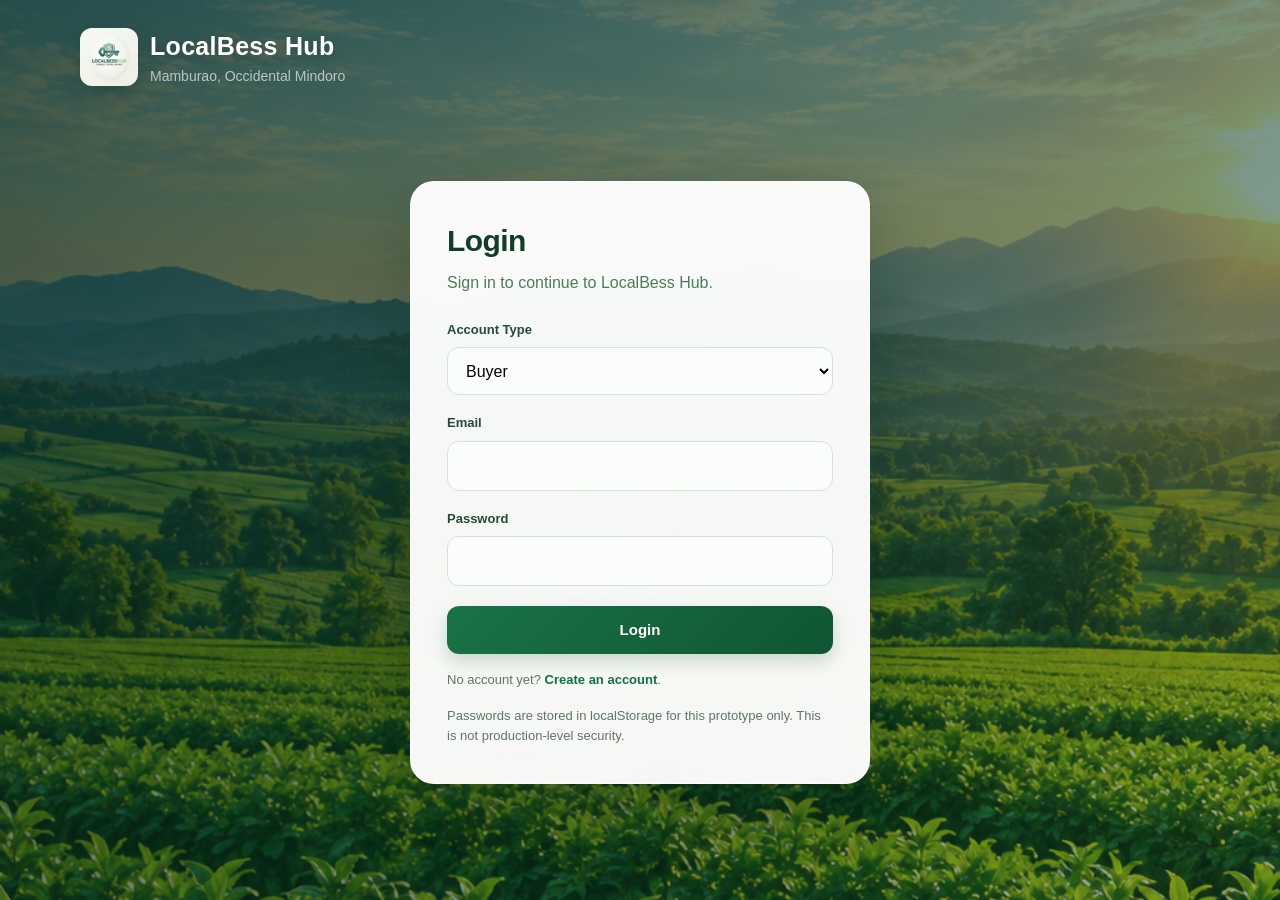
<file: index.html>
<!DOCTYPE html>
<html lang="en">
<head>
  <meta charset="UTF-8" />
  <meta name="viewport" content="width=device-width, initial-scale=1.0" />
  <title>Login — LocalBess Hub</title>
  <link rel="stylesheet" href="style.css" />
  <link rel="stylesheet" href="index.css" />
  <link rel="icon" type="image/png" href="image.png" />
</head>
<body class="login-page login-only">
  <header class="login-header">
    <img src="image.png" alt="LocalBess Hub Logo" class="logo-icon" />
    <span class="logo-text">
      <strong>LocalBess Hub</strong>
      <small>Mamburao, Occidental Mindoro</small>
    </span>
  </header>

  <main id="app" class="app login-app"></main>
  <div id="overlayRoot"></div>
  <div id="toastRoot" class="toast-root"></div>

  <script src="index.js"></script>
  <script src="marketplace.js"></script>
  <script src="script.js"></script>
</body>
</html>
</file>
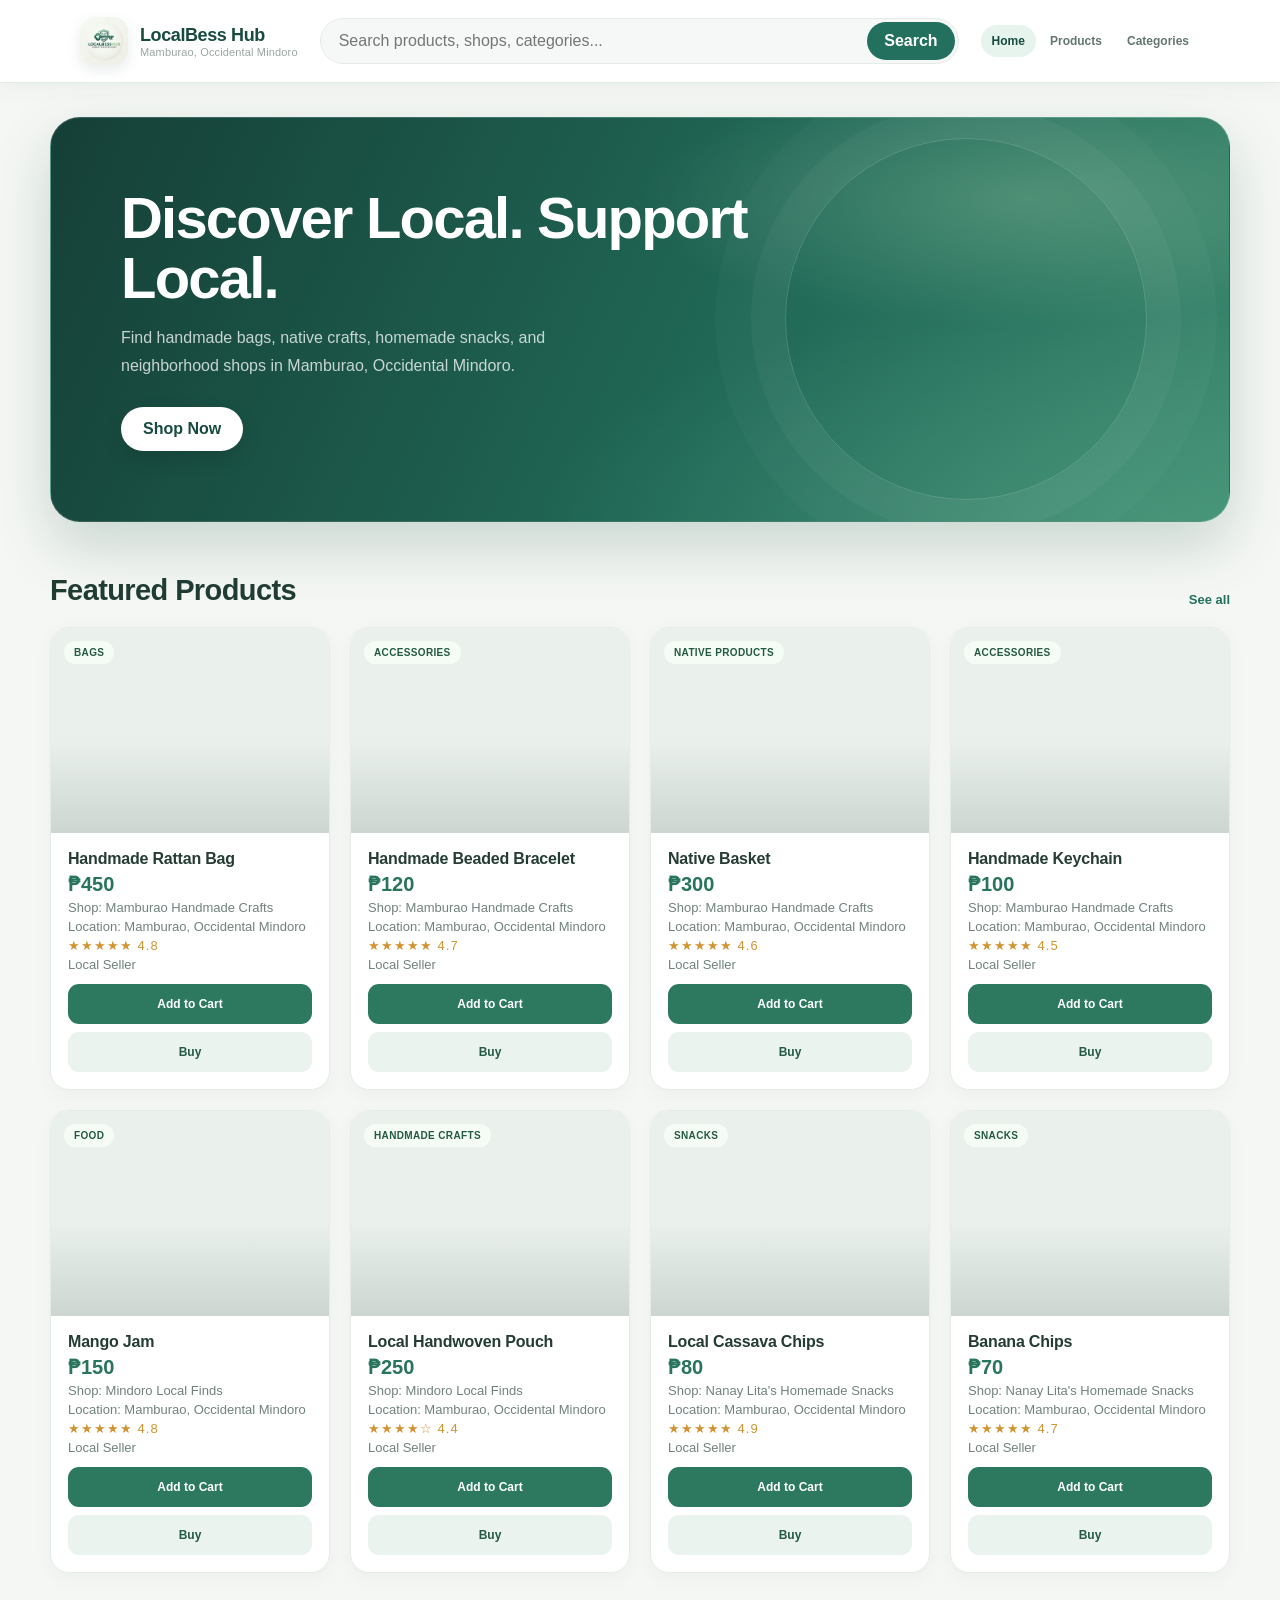
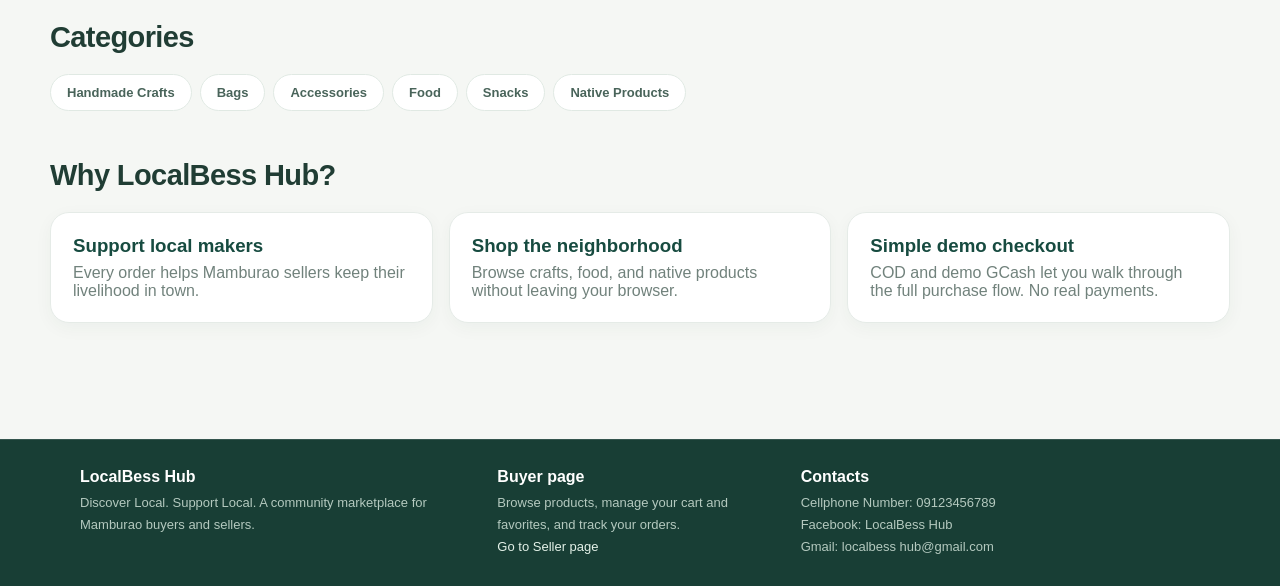
<file: buyer.html>
<!DOCTYPE html>
<html lang="en">
<head>
  <meta charset="UTF-8" />
  <meta name="viewport" content="width=device-width, initial-scale=1.0" />
  <title>Buyer — LocalBess Hub</title>
  <link rel="stylesheet" href="style.css" />
  <link rel="stylesheet" href="buyer.css" />
  <link rel="icon" type="image/png" href="image.png" />
</head>
<body class="buyer-portal">
  <header class="site-header">
    <div class="container header-inner">
      <a class="logo" href="#home" data-nav="home">
        <img src="image.png" alt="LocalBess Hub Logo" class="logo-icon" />
        <span class="logo-text">
          <strong>LocalBess Hub</strong>
          <small>Mamburao, Occidental Mindoro</small>
        </span>
      </a>

      <form class="header-search" id="headerSearchForm" autocomplete="off">
        <input type="search" id="globalSearch" placeholder="Search products, shops, categories..." />
        <button type="submit" aria-label="Search">Search</button>
      </form>

      <button class="nav-toggle" id="navToggle" type="button" aria-label="Open menu">☰</button>
      <nav class="main-nav" id="mainNav"></nav>
    </div>

    <div class="weather-effects" aria-hidden="true">
      <div class="weather sunny"></div>
      <div class="weather snow"></div>
      <div class="weather rainy"></div>
      <div class="weather lightning"></div>
    </div>
  </header>

  <main id="app" class="app"></main>

  <footer class="site-footer">
    <div class="container footer-grid">
      <div>
        <strong>LocalBess Hub</strong>
        <p>Discover Local. Support Local. A community marketplace for Mamburao buyers and sellers.</p>
      </div>
      <div>
        <strong>Buyer page</strong>
        <p>Browse products, manage your cart and favorites, and track your orders.</p>
        <p><a href="seller.html">Go to Seller page</a></p>
      </div>
      <div>
        <strong>Contacts</strong>
        <p>Cellphone Number: 09123456789</p>
        <p>Facebook: LocalBess Hub</p>
        <p>Gmail: localbess hub@gmail.com</p>
      </div>
    </div>
  </footer>

  <div id="overlayRoot"></div>
  <div id="toastRoot" class="toast-root"></div>

  <script src="buyer.js"></script>
  <script src="marketplace.js"></script>
</body>
</html>
</file>
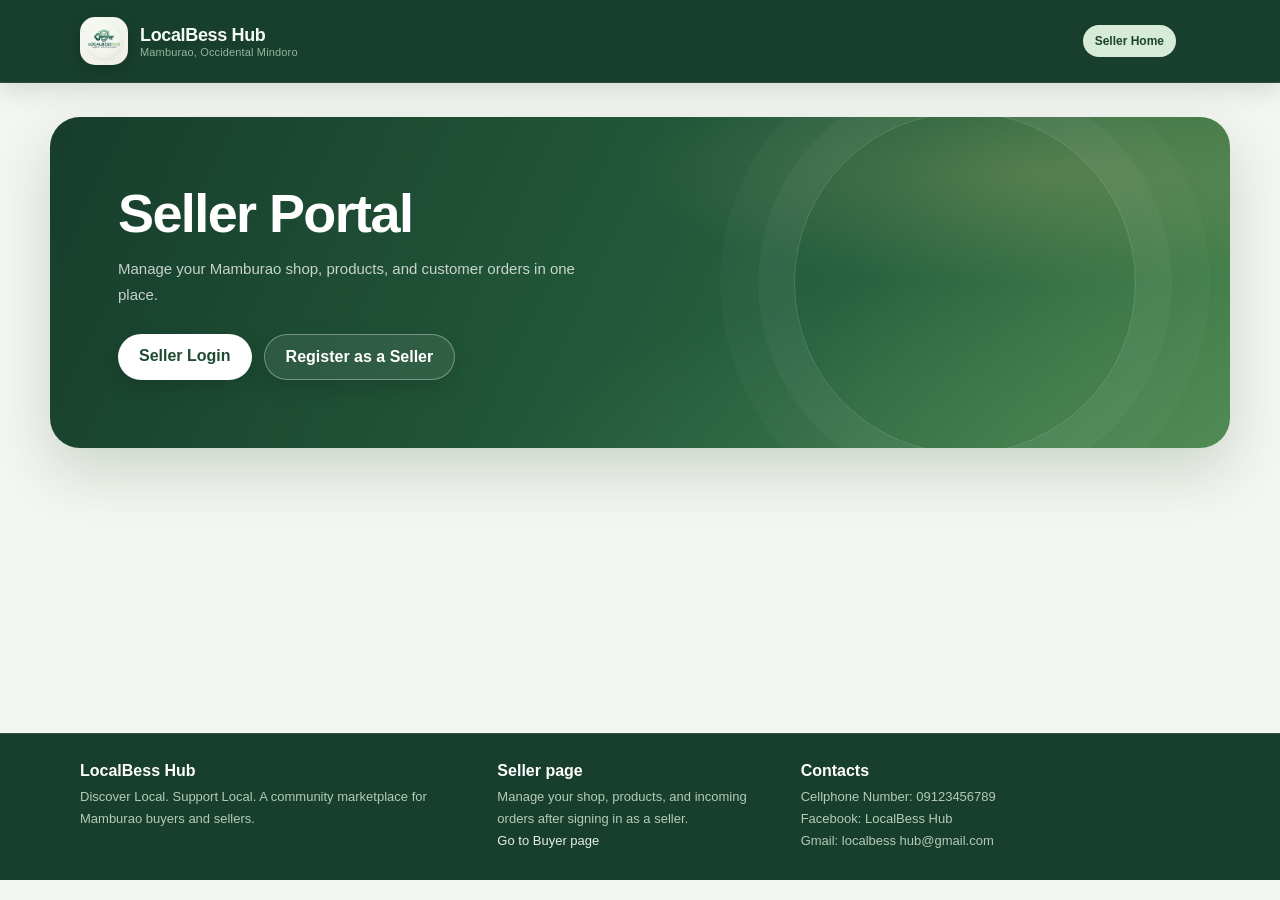
<file: seller.html>
<!DOCTYPE html>
<html lang="en">
<head>
  <meta charset="UTF-8" />
  <meta name="viewport" content="width=device-width, initial-scale=1.0" />
  <title>Seller — LocalBess Hub</title>
  <link rel="stylesheet" href="style.css" />
  <link rel="stylesheet" href="seller.css" />
  <link rel="icon" type="image/png" href="image.png" />
</head>
<body class="seller-portal">
  <header class="site-header">
    <div class="container header-inner">
      <a class="logo" href="#home" data-nav="home">
        <img src="image.png" alt="LocalBess Hub Logo" class="logo-icon" />
        <span class="logo-text">
          <strong>LocalBess Hub</strong>
          <small>Mamburao, Occidental Mindoro</small>
        </span>
      </a>

      <form class="header-search" id="headerSearchForm" autocomplete="off">
        <input type="search" id="globalSearch" placeholder="Search products, shops, categories..." />
        <button type="submit" aria-label="Search">Search</button>
      </form>

      <button class="nav-toggle" id="navToggle" type="button" aria-label="Open menu">☰</button>
      <nav class="main-nav" id="mainNav"></nav>
    </div>

    <div class="weather-effects" aria-hidden="true">
      <div class="weather sunny"></div>
      <div class="weather snow"></div>
      <div class="weather rainy"></div>
      <div class="weather lightning"></div>
    </div>
  </header>

  <main id="app" class="app"></main>

  <footer class="site-footer">
    <div class="container footer-grid">
      <div>
        <strong>LocalBess Hub</strong>
        <p>Discover Local. Support Local. A community marketplace for Mamburao buyers and sellers.</p>
      </div>
      <div>
        <strong>Seller page</strong>
        <p>Manage your shop, products, and incoming orders after signing in as a seller.</p>
        <p><a href="buyer.html">Go to Buyer page</a></p>
      </div>
      <div>
        <strong>Contacts</strong>
        <p>Cellphone Number: 09123456789</p>
        <p>Facebook: LocalBess Hub</p>
        <p>Gmail: localbess hub@gmail.com</p>
      </div>
    </div>
  </footer>

  <div id="overlayRoot"></div>
  <div id="toastRoot" class="toast-root"></div>

  <script src="seller.js"></script>
  <script src="marketplace.js"></script>
</body>
</html>
</file>
<file: style.css>
:root {
    --primary: #166534;
    --primary-dark: #14532d;
    --green: #22C55E;
    --green-hover: #16a34a;
    --light: #DCFCE7;
    --light-2: #bbf7d0;
    --gold: #ca8a04;
    --bg: #FFFFFF;
    --card: #FFFFFF;
    --text: #14532d;
    --muted: #4d7c5a;
    --line: #d8eee0;
    --danger: #dc2626;
    --shadow: 0 10px 30px rgba(22, 101, 52, 0.08);
    --radius: 16px;
  }


  
  * { box-sizing: border-box; margin: 0; padding: 0; }
  html { scroll-behavior: smooth; }
  body {
  background-image: url("Background.png");
  background-size: cover;
  background-position: center;
  background-repeat: no-repeat;
  background-attachment: fixed;
}

@keyframes backgroundZoom {
  0% {
    background-size: 100% auto;
    background-position: center center;
  }

  100% {
    background-size: 120% auto;
    background-position: center center;
  }
}

body {
  animation: backgroundZoom 12s ease-in-out infinite alternate;
}

  
  img { max-width: 100%; display: block; }
  a { color: inherit; text-decoration: none; }
  button, input, select, textarea { font: inherit; }
  .container { width: min(1120px, calc(100% - 32px)); margin: 0 auto; }
  
  .site-header {
    position: sticky; top: 0; z-index: 40;
    background: var(--primary-dark);
    border-bottom: 1px solid #0f3d24;
  }
  .logo-text strong, .logo-text small { color: #fff; }
  .logo-text small { opacity: .8; }
  .header-inner {
    display: grid;
    grid-template-columns: auto 1fr auto;
    gap: 16px;
    align-items: center;
    padding: 12px 0;
  }

  .logo-icon {
    width: 52px;
    height: 52px;
    border-radius: 12px;
    background: linear-gradient(135deg, var(--primary), var(--primary-dark));
    display: grid;
    place-items: center;
  }
  .logo { display: flex; align-items: center; gap: 10px; text-decoration: none;}
  .logo-mark {
    width: 42px; height: 42px; border-radius: 12px;
    background: linear-gradient(135deg, var(--primary), var(--primary-dark));
    color: #fff; display: grid; place-items: center; font-weight: 800;
  }
  .logo-text { display: flex; flex-direction: column; }
  .logo-text strong { font-size: 25px; letter-spacing: .30px; color: #008000; }
  .logo-text small { color: #666; font-size: 20px; }
  .header-search { display: flex; gap: 8px; }
  .header-search input {
    flex: 1; min-width: 0; border: 1px solid var(--line); border-radius: 999px;
    padding: 10px 14px; background: #fff;
  }
  .header-search button, .btn {
    border: 0; border-radius: 999px; padding: 10px 16px; cursor: pointer;
    background: var(--primary); color: #fff; font-weight: 600;
  }
  .btn:hover, .header-search button:hover { background: var(--primary-dark); }
  .btn.secondary { background: var(--light); color: var(--primary-dark); }
  .btn.green, .btn-cart, .btn-buy { background: var(--green); color: #fff; }
  .btn-cart:hover, .btn-buy:hover, .btn.green:hover { background: var(--green-hover); }
  .btn.gold { background: var(--gold); color: #1f2937; }
  .btn.danger { background: var(--danger); }
  .btn.ghost { background: #fff; color: var(--primary-dark); border: 1px solid var(--line); }
  .btn:disabled { opacity: .55; cursor: not-allowed; }
  .btn.block { width: 100%; }
  .product-buy-actions { display: flex; gap: 10px; flex-wrap: wrap; width: 100%; }
  .product-buy-actions .btn { flex: 1 1 120px; white-space: nowrap; text-align: center; }
  .address-toolbar { display: flex; gap: 12px; flex-wrap: wrap; margin: 12px 0 16px; }
  .address-toolbar .btn { white-space: nowrap; }
  .page-back { margin: 0 0 14px; }
  .back-link {
    border: 0; background: transparent; color: var(--primary); font-weight: 700;
    cursor: pointer; padding: 0; font-size: 15px;
  }
  .back-link:hover { text-decoration: underline; }
  .nav-toggle { display: none; border: 1px solid var(--line); background: #fff; border-radius: 10px; padding: 8px 12px; cursor: pointer; }
  .main-nav { display: flex; gap: 6px; flex-wrap: wrap; justify-content: flex-end; }
  .main-nav a, .main-nav button.nav-link {
    border: 0; background: transparent; cursor: pointer;
    padding: 8px 10px; border-radius: 10px; color: #ecfdf3; font-weight: 600; font-size: 13px;
  }
  .main-nav a.active, .main-nav a:hover, .main-nav button.nav-link:hover {
    background: var(--green); color: #fff;
  }
  
  .app { min-height: calc(100vh - 220px); padding: 24px 0 48px; }
  .hero {
    width: min(1120px, calc(100% - 32px)); margin: 0 auto 28px;
    background: linear-gradient(135deg, #14532d 0%, #166534 48%, #4ade80 100%);
    color: #fff; border-radius: 24px; padding: 48px 36px; box-shadow: var(--shadow);
  }
  .hero h1 { font-size: clamp(28px, 4vw, 44px); margin-bottom: 8px; }
  .hero p { max-width: 560px; opacity: .95; margin-bottom: 22px; }
  .hero-actions { display: flex; gap: 10px; flex-wrap: wrap; }
  .hero .btn { background: #fff; color: var(--primary-dark); }
  .hero .btn:hover { background: var(--light); }
  .hero .btn.ghost { background: transparent; color: #fff; border-color: rgba(255,255,255,.4); }
  
  .section { width: min(1120px, calc(100% - 32px)); margin: 0 auto 36px; }
  .section-head { display: flex; justify-content: space-between; align-items: end; gap: 12px; margin-bottom: 16px; }
  .section-head h2 { font-size: 22px; }
  .muted { color: var(--muted); }
  .grid { display: grid; gap: 16px; }
  .products-grid { grid-template-columns: repeat(auto-fill, minmax(230px, 1fr)); }
  .shops-grid { grid-template-columns: repeat(auto-fill, minmax(260px, 1fr)); }
  .cats-grid { grid-template-columns: repeat(auto-fill, minmax(160px, 1fr)); }
  
  .card {
    background: var(--card); border: 1px solid var(--line); border-radius: var(--radius);
    overflow: hidden; box-shadow: 0 6px 18px rgba(15,23,42,.05);
  }
  .product-card .thumb, .shop-card .thumb {
    height: 170px; background: var(--light) center/cover no-repeat; position: relative;
  }
  .badge {
    position: absolute; top: 10px; left: 10px; background: var(--light); color: var(--primary-dark);
    padding: 4px 8px; border-radius: 999px; font-size: 11px; font-weight: 700;
  }
  .badge.own { background: var(--gold); color: #1f2937; }
  .card-body { padding: 14px; }
  .card-body h3 { font-size: 16px; margin-bottom: 4px; }
  .price { color: var(--primary-dark); font-weight: 800; font-size: 18px; }
  .meta { font-size: 13px; color: var(--muted); margin: 4px 0; }
  .shop-link { color: var(--primary-dark); font-weight: 700; cursor: pointer; }
  .shop-link:hover { text-decoration: underline; }
  .stars { color: var(--gold); letter-spacing: 1px; font-size: 13px; }
  .card-actions { display: flex; gap: 8px; margin-top: 12px; flex-wrap: wrap; }
  .own-label {
    display: inline-block; width: 100%; text-align: center; padding: 10px;
    background: var(--light); color: var(--primary-dark); border-radius: 10px; font-weight: 700; font-size: 13px;
  }
  
  .why-grid { grid-template-columns: repeat(auto-fit, minmax(220px, 1fr)); }
  .why-card { padding: 20px; }
  .why-card h3 { margin-bottom: 8px; }
  
  .auth-wrap, .panel {
    width: min(720px, calc(100% - 32px)); margin: 0 auto; background: #fff;
    border: 1px solid var(--line); border-radius: 20px; padding: 24px; box-shadow: var(--shadow);
  }
  .wide { width: min(980px, calc(100% - 32px)); }
  .role-pick { display: grid; grid-template-columns: 1fr 1fr; gap: 12px; margin: 16px 0; }
  .role-card {
    border: 2px solid var(--line); border-radius: 16px; padding: 18px; cursor: pointer; background: #fff;
  }
  .role-card.active, .role-card:hover { border-color: var(--primary); background: var(--light); }
  .form-grid { display: grid; grid-template-columns: 1fr 1fr; gap: 12px; }
  .form-group { display: flex; flex-direction: column; gap: 6px; margin-bottom: 12px; }
  .form-group.full { grid-column: 1 / -1; }
  .form-group label { font-size: 13px; font-weight: 700; }
  .form-group input, .form-group textarea, .form-group select {
    border: 1px solid var(--line); border-radius: 12px; padding: 10px 12px; background: #fff;
  }
  .form-group input[readonly], .form-group textarea[readonly], .form-group select:disabled {
    background: #f1f5f9; color: #334155;
  }
  .hint { font-size: 12px; color: var(--muted); margin-top: 8px; }
  
  .table-wrap { overflow: auto; }
  table { width: 100%; border-collapse: collapse; background: #fff; }
  th, td { padding: 12px; border-bottom: 1px solid var(--line); text-align: left; font-size: 14px; vertical-align: top; }
  th { background: #f1f5f9; font-size: 12px; text-transform: uppercase; letter-spacing: .4px; }
  
  .cart-item, .order-card {
    display: grid; grid-template-columns: 88px 1fr auto; gap: 12px; padding: 14px;
    background: #fff; border: 1px solid var(--line); border-radius: 16px; margin-bottom: 12px;
  }
  .cart-item img, .order-card img { width: 88px; height: 88px; object-fit: cover; border-radius: 12px; background: var(--light); }
  .qty { display: inline-flex; align-items: center; gap: 8px; }
  .qty button {
    width: 32px; height: 32px; border-radius: 8px; border: 1px solid var(--line); background: #fff; cursor: pointer;
  }
  .totals { background: #fff; border: 1px solid var(--line); border-radius: 16px; padding: 16px; }
  .totals p { display: flex; justify-content: space-between; margin: 6px 0; }
  .totals .grand { font-size: 18px; font-weight: 800; color: var(--primary-dark); }
  
  .overlay {
    position: fixed; inset: 0; background: rgba(15,23,42,.55); z-index: 80;
    display: grid; place-items: center; padding: 16px;
  }
  .modal {
    width: min(860px, 100%); max-height: 92vh; overflow: auto; background: #fff;
    border-radius: 20px; padding: 20px; position: relative;
  }
  .modal-close {
    position: absolute; top: 10px; right: 12px; border: 0; background: #f1f5f9;
    width: 36px; height: 36px; border-radius: 50%; cursor: pointer; font-size: 18px;
  }
  .purchase { display: grid; grid-template-columns: 1fr 1fr; gap: 20px; }
  .purchase img { width: 100%; height: 320px; object-fit: cover; border-radius: 16px; background: var(--light); }
  .pay-options { display: grid; grid-template-columns: 1fr 1fr; gap: 12px; margin: 16px 0; }
  .pay-option { border: 2px solid var(--line); border-radius: 14px; padding: 14px; cursor: pointer; }
  .pay-option.active { border-color: var(--primary); background: var(--light); }
  .gcash-box { background: #0033a0; color: #fff; border-radius: 16px; padding: 20px; }
  .success-box { text-align: center; padding: 12px; }
  .success-box h2 { color: var(--green); margin: 8px 0 16px; }
  
  .profile-avatar {
    width: 84px; height: 84px; border-radius: 50%; display: grid; place-items: center;
    background: linear-gradient(135deg, var(--primary), var(--primary-dark));
    color: #fff; font-size: 28px; font-weight: 800; margin-bottom: 12px;
  }
  .chips { display: flex; flex-wrap: wrap; gap: 8px; }
  .chip {
    border: 1px solid var(--line); background: #fff; border-radius: 999px; padding: 8px 14px;
    cursor: pointer; font-weight: 600; font-size: 13px;
  }
  .chip:hover { background: var(--light); border-color: var(--green); }
  .chip.active { background: var(--primary); color: #fff; border-color: var(--primary); }
  .stats-grid { display: grid; grid-template-columns: repeat(auto-fit, minmax(160px, 1fr)); gap: 12px; margin-bottom: 20px; }
  .stat-card { background: #fff; border: 1px solid var(--line); border-radius: 16px; padding: 16px; }
  .stat-card span { display: block; color: var(--muted); font-size: 13px; font-weight: 700; }
  .stat-card strong { font-size: 26px; color: var(--primary-dark); }
  .address-choice { display: flex; align-items: flex-start; gap: 8px; padding: 10px; border: 1px solid var(--line); border-radius: 12px; margin-bottom: 8px; background: #fff; }
  .address-choice.active { border-color: var(--primary); background: var(--light); }
  .address-section { margin: 20px 0; }
  .address-section h3 { color: var(--primary); letter-spacing: .4px; margin-bottom: 4px; }
  .address-card {
    display: block; width: 100%; text-align: left; cursor: pointer;
    border: 2px solid var(--line); border-radius: 16px; padding: 16px;
    background: #fff; margin-bottom: 12px; color: inherit;
  }
  .address-card.selected { border-color: var(--green); background: var(--light); }
  .address-card .addr-label { font-weight: 800; color: var(--primary); margin-bottom: 8px; }
  .address-card .addr-name { font-weight: 700; }
  .address-lines { line-height: 1.55; white-space: normal; }
  .address-lines span { display: block; }
  .addr-form-card {
    background: #fff; border: 1px solid var(--line); border-radius: 16px;
    padding: 16px; margin: 12px 0 16px;
  }
  .buy-qty-box { background: var(--light); border-radius: 14px; padding: 14px; margin: 12px 0; }
  .buy-qty-box .qty { margin: 8px 0; }
  .checkout-item { align-items: start; }
  .empty { text-align: center; padding: 40px 16px; color: var(--muted); background: #fff; border-radius: 16px; border: 1px dashed var(--line); }
  .toast-root { position: fixed; right: 16px; bottom: 16px; z-index: 100; display: grid; gap: 8px; }
  .toast { background: #166534; color: #fff; padding: 12px 14px; border-radius: 12px; min-width: 220px; }
  .site-footer { background: var(--primary-dark); color: #dcfce7; padding: 28px 0; }
  .footer-grid { display: grid; grid-template-columns: 1.4fr 1fr 1.4fr; gap: 18px; }
  .site-footer strong { color: #fff; display: block; margin-bottom: 6px; }
  .star-pick { font-size: 28px; cursor: pointer; color: #cbd5e1; }
  .star-pick.on { color: var(--gold); }
  
  @media (max-width: 900px) {
    .header-inner { grid-template-columns: 1fr auto; }
    .header-search { grid-column: 1 / -1; }
    .nav-toggle { display: block; }
    .main-nav {
      display: none; grid-column: 1 / -1; flex-direction: column;       background: var(--primary-dark);
      border: 1px solid #0f3d24; border-radius: 12px; padding: 8px;
    }
    .main-nav.open { display: flex; }
    .purchase, .form-grid, .role-pick, .pay-options, .footer-grid { grid-template-columns: 1fr; }
    .cart-item, .order-card { grid-template-columns: 72px 1fr; }
    .product-buy-actions, .address-toolbar { flex-direction: row; }
    .product-buy-actions .btn, .address-toolbar .btn { flex: 1 1 calc(50% - 6px); }
  }
/* WEATHER ANIMATION */
.weather-effects {
  position: fixed;
  inset: 0;
  overflow: hidden;
  pointer-events: none;
  z-index: 0;
}

/* Keep website content above weather effects */
body > *:not(.weather-effects) {
  position: relative;
  z-index: 1;
}

.weather {
  position: absolute;
  inset: -10%;
  opacity: 0;
  pointer-events: none;
}

/* SUNNY */
.sunny {
  background:
    radial-gradient(
      circle at 85% 15%,
      rgba(255, 230, 100, 0.55),
      transparent 35%
    );
  animation: sunnyEffect 32s infinite;
}

/* CLOUDY */
.cloudy {
  background:
    radial-gradient(
      ellipse at 20% 15%,
      rgba(220, 230, 240, 0.45),
      transparent 35%
    ),
    radial-gradient(
      ellipse at 75% 25%,
      rgba(190, 205, 220, 0.4),
      transparent 40%
    );
  animation: cloudyEffect 32s infinite;
}

/* RAINY */
.rainy {
  background:
    repeating-linear-gradient(
      110deg,
      transparent 0px,
      transparent 12px,
      rgba(210, 230, 255, 0.55) 13px,
      transparent 15px,
      transparent 28px
    );
  background-size: 100px 160px;
  animation: rainEffect 0.45s linear infinite,
             rainyVisibility 32s infinite;
}

/* AUTUMN */
.autumn {
  background:
    radial-gradient(
      ellipse at 50% 50%,
      rgba(255, 150, 40, 0.12),
      transparent 70%
    ),
    linear-gradient(
      120deg,
      rgba(255, 130, 30, 0.20),
      rgba(180, 70, 20, 0.10)
    );
  animation: autumnEffect 32s infinite;
}

/* WEATHER EFFECTS */
.weather-effects {
  position: fixed;
  inset: 0;
  overflow: hidden;
  pointer-events: none;
  z-index: 0;
}

.weather {
  position: absolute;
  inset: 0;
  opacity: 0;
  pointer-events: none;
}

/* SUNNY ☀️ */
.sunny {
  background: radial-gradient(
    circle at 85% 15%,
    rgba(255, 220, 70, 0.6),
    transparent 38%
  );
  animation: sunny 40s infinite;
}

@keyframes sunny {
  0%, 100% { opacity: 0; }
  3%, 20% { opacity: 1; }
  25% { opacity: 0; }
}

/* SNOW ❄️ */
.snow {
  background-image:
    radial-gradient(white 2px, transparent 3px),
    radial-gradient(rgba(255,255,255,.85) 2px, transparent 3px),
    radial-gradient(rgba(220,240,255,.9) 3px, transparent 4px);
  background-size: 70px 70px, 110px 110px, 150px 150px;
  background-position: 0 0, 35px 20px, 60px 50px;
  animation: snow 40s infinite, snowFall 5s linear infinite;
}

@keyframes snow {
  0%, 22%, 100% { opacity: 0; }
  27%, 43% { opacity: 1; }
}

@keyframes snowFall {
  from { background-position: 0 0, 35px 20px, 60px 50px; }
  to { background-position: 20px 300px, 100px 350px, 10px 250px; }
}

/* RAINY 🌧️ */
.rainy {
  background-image: repeating-linear-gradient(
    110deg,
    transparent 0 15px,
    rgba(210,230,255,.7) 16px,
    transparent 18px 35px
  );
  background-size: 100px 180px;
  animation: rainy 40s infinite, rainFall .5s linear infinite;
}

@keyframes rainy {
  0%, 45%, 100% { opacity: 0; }
  50%, 68% { opacity: .7; }
}

@keyframes rainFall {
  from { background-position: 0 0; }
  to { background-position: -30px 180px; }
}

/* LIGHTNING ⚡ */
.lightning {
  background: rgba(210, 225, 255, 0);
  animation: lightning 40s infinite;
}

@keyframes lightning {
  0%, 70%, 72%, 74%, 76%, 100% {
    background-color: rgba(220, 230, 255, 0);
  }
  71%, 73%, 75% {
    background-color: rgba(220, 230, 255, .65);
  }
}
</file>
<file: index.css>
.login-only.login-page {
  display: flex;
  flex-direction: column;
  min-height: 100vh;
  background:
    linear-gradient(135deg, rgba(8, 42, 27, 0.74), rgba(16, 78, 47, 0.42)),
    url("Background.png") center/cover fixed no-repeat;
  animation: none;
}

.login-only {
  color: #173b2a;
  font-family: "Segoe UI", Arial, sans-serif;
  line-height: 1.5;
}

.login-only .login-header {
  display: flex;
  align-items: center;
  justify-content: flex-start;
  gap: 12px;
  width: min(1120px, calc(100% - 40px));
  margin: 0 auto;
  padding: 28px 0 0;
}

.login-only .login-header .logo-icon {
  width: 58px;
  height: 58px;
  box-shadow: 0 8px 24px rgba(4, 31, 18, 0.2);
}

.login-only .login-header .logo-text strong {
  color: #fff;
  font-size: 25px;
  text-shadow: 0 2px 12px rgba(0, 0, 0, 0.2);
}

.login-only .login-header .logo-text small {
  color: rgba(255, 255, 255, 0.82);
  font-size: 14px;
}

.login-only .login-app {
  display: grid;
  flex: 1;
  place-items: center;
  width: 100%;
  min-height: 0;
  padding: 34px 20px 56px;
}

.login-only .login-app.register-view {
  display: block;
  flex: 0 0 auto;
  padding-top: 28px;
}

.login-only .login-app .auth-wrap {
  width: min(100%, 460px);
  margin: auto;
  padding: 36px;
  border: 1px solid rgba(255, 255, 255, 0.7);
  border-radius: 24px;
  background: rgba(255, 255, 255, 0.96);
  box-shadow: 0 24px 70px rgba(5, 32, 18, 0.28);
  backdrop-filter: blur(12px);
}

.login-only .login-app .auth-wrap h2 {
  margin-bottom: 8px;
  color: #123d29;
  font-size: 30px;
  letter-spacing: -0.6px;
}

.login-only .login-app .auth-wrap > .muted {
  margin-bottom: 24px;
  line-height: 1.55;
}

.login-only .login-app .form-group {
  gap: 8px;
  margin-bottom: 18px;
}

.login-only .login-app .form-group label {
  color: #234b35;
  font-size: 13px;
}

.login-only .login-app .form-group input,
.login-only .login-app .form-group select,
.login-only .login-app .form-group textarea {
  min-height: 48px;
  padding: 12px 14px;
  border: 1px solid #d4e3d8;
  border-radius: 12px;
  background: #fbfdfb;
  transition: border-color 160ms ease, box-shadow 160ms ease, background 160ms ease;
}

.login-only .login-app .form-group input:focus,
.login-only .login-app .form-group select:focus,
.login-only .login-app .form-group textarea:focus {
  border-color: #24804b;
  outline: none;
  background: #fff;
  box-shadow: 0 0 0 4px rgba(36, 128, 75, 0.13);
}

.login-only .login-app #loginForm > .btn,
.login-only .login-app #registerForm > .btn {
  width: 100%;
  min-height: 48px;
  margin-top: 2px;
  border-radius: 12px;
  background: linear-gradient(135deg, #197346, #105532);
  box-shadow: 0 8px 18px rgba(16, 85, 50, 0.2);
  font-size: 15px;
}

.login-only .login-app #loginForm > .btn:hover,
.login-only .login-app #registerForm > .btn:hover {
  background: linear-gradient(135deg, #228653, #17643c);
  transform: translateY(-1px);
}

.login-only .login-app .hint {
  margin-top: 16px;
  color: #617369;
  font-size: 13px;
  line-height: 1.55;
}

.login-only .login-app .hint a {
  color: #147044;
  font-weight: 700;
}

.login-only .login-app .hint a:hover {
  text-decoration: underline;
}

.login-only .login-app .role-pick {
  margin: 0 0 22px;
}

.login-only .login-app .role-card {
  border-width: 1px;
  border-radius: 14px;
  transition: border-color 160ms ease, background 160ms ease, transform 160ms ease;
}

.login-only .login-app .role-card:hover {
  transform: translateY(-2px);
}

.login-only .login-app .role-card.active {
  border-color: #24804b;
  background: #edf7f0;
}

.login-only .login-app .role-card strong {
  color: #17492e;
}

.login-only .login-app .page-back {
  margin-bottom: 18px;
}

.login-only .login-app .register-wrap {
  width: min(100%, 760px);
  margin: 0 auto;
  padding: 32px;
}

.login-only .login-app .register-wrap > .muted {
  margin-bottom: 20px;
}

.login-only .login-app .register-wrap .form-grid {
  gap: 0 18px;
}

.login-only .login-app .register-wrap .form-group.full {
  grid-column: 1 / -1;
}

@media (max-width: 600px) {
  .login-only .login-header {
    width: calc(100% - 32px);
    padding-top: 20px;
  }

  .login-only .login-header .logo-icon {
    width: 48px;
    height: 48px;
  }

  .login-only .login-header .logo-text strong {
    font-size: 21px;
  }

  .login-only .login-app {
    padding: 26px 16px 36px;
  }

  .login-only .login-app .auth-wrap {
    padding: 26px 22px;
    border-radius: 20px;
  }

  .login-only .login-app .register-wrap {
    padding: 24px 20px;
  }

  .login-only .login-app .auth-wrap h2 {
    font-size: 26px;
  }
}

@media (min-width: 601px) {
  .login-only .login-app .register-wrap .form-grid,
  .login-only .login-app .register-wrap .role-pick {
    grid-template-columns: repeat(2, minmax(0, 1fr));
  }
}
</file>
<file: buyer.css>
body.buyer-portal {
  --primary: #24705e;
  --primary-dark: #174b40;
  --green: #2b8a70;
  --green-hover: #216d59;
  --light: #e7f3ed;
  --light-2: #d5e9df;
  --text: #1f342e;
  --muted: #71827c;
  --line: #e1e9e4;
  --card: #fff;
  --shadow: 0 14px 40px rgba(31, 68, 55, .08);
  --radius: 20px;
  background: #f5f7f4;
  background-image: none;
  color: var(--text);
  font-family: "Segoe UI", Arial, sans-serif;
  animation: none;
}

.buyer-portal .weather-effects { display: none; }

.buyer-portal .site-header {
  background: rgba(255, 255, 255, .96);
  border-bottom: 1px solid rgba(225, 233, 228, .9);
  box-shadow: 0 4px 20px rgba(23, 75, 64, .05);
  backdrop-filter: blur(14px);
}

.buyer-portal .header-inner { min-height: 82px; gap: 22px; }
.buyer-portal .logo-icon {
  width: 48px;
  height: 48px;
  border-radius: 15px;
  background: #fff;
  box-shadow: 0 5px 14px rgba(23, 75, 64, .1);
  object-fit: cover;
}
.buyer-portal .logo { gap: 12px; }
.buyer-portal .logo-text strong {
  color: var(--primary-dark);
  font-size: 18px;
  letter-spacing: -.4px;
}
.buyer-portal .logo-text small {
  color: #82918b;
  font-size: 11px;
  letter-spacing: .15px;
}

.buyer-portal .header-search { gap: 0; position: relative; }
.buyer-portal .header-search input {
  min-height: 46px;
  padding: 10px 105px 10px 18px;
  background: #f5f8f6;
  border: 1px solid #e5ece7;
  border-radius: 999px;
  color: var(--text);
  outline: none;
  transition: border-color .2s, box-shadow .2s, background .2s;
}
.buyer-portal .header-search input:focus {
  background: #fff;
  border-color: #7bb5a1;
  box-shadow: 0 0 0 4px rgba(43, 138, 112, .1);
}
.buyer-portal .header-search button {
  position: absolute;
  right: 4px;
  top: 4px;
  bottom: 4px;
  padding: 0 17px;
  border-radius: 999px;
  background: var(--primary);
}

.buyer-portal .main-nav { gap: 3px; align-items: center; }
.buyer-portal .main-nav a,
.buyer-portal .main-nav button.nav-link {
  color: #65766f;
  font-size: 12px;
  padding: 9px 11px;
  border-radius: 999px;
  transition: color .18s, background .18s, transform .18s;
}
.buyer-portal .main-nav a:hover,
.buyer-portal .main-nav button.nav-link:hover {
  color: var(--primary-dark);
  background: var(--light);
  transform: translateY(-1px);
}
.buyer-portal .main-nav a.active {
  color: var(--primary-dark);
  background: var(--light);
}
.buyer-portal .main-nav button[data-logout] { color: #a05252; }
.buyer-portal .nav-toggle {
  color: var(--primary-dark);
  border-color: var(--line);
  background: #f6f8f6;
}

.buyer-portal .app { padding: 34px 0 68px; min-height: calc(100vh - 250px); }
.buyer-portal .hero {
  position: relative;
  isolation: isolate;
  overflow: hidden;
  width: min(1180px, calc(100% - 40px));
  min-height: 300px;
  display: flex;
  flex-direction: column;
  justify-content: center;
  margin: 0 auto 52px;
  padding: clamp(36px, 6vw, 70px);
  border: 1px solid rgba(255,255,255,.14);
  border-radius: 30px;
  background:
    radial-gradient(ellipse at 83% 20%, rgba(196, 232, 192, .24), transparent 28%),
    radial-gradient(ellipse at 95% 100%, rgba(96, 173, 143, .4), transparent 40%),
    linear-gradient(115deg, #153f37 0%, #216a58 60%, #39876d 100%);
  box-shadow: 0 24px 58px rgba(27, 83, 66, .2);
}
.buyer-portal .hero::after {
  content: "";
  position: absolute;
  z-index: -1;
  width: 360px;
  height: 360px;
  right: 7%;
  top: 50%;
  border: 1px solid rgba(255,255,255,.17);
  border-radius: 50%;
  transform: translateY(-50%);
  box-shadow: 0 0 0 34px rgba(255,255,255,.035), 0 0 0 70px rgba(255,255,255,.025);
}
.buyer-portal .hero h1 {
  max-width: 650px;
  margin-bottom: 15px;
  font-size: clamp(34px, 5vw, 58px);
  line-height: 1.04;
  letter-spacing: -1.8px;
}
.buyer-portal .hero p {
  max-width: 490px;
  margin-bottom: 27px;
  color: rgba(255,255,255,.8);
  font-size: 16px;
  line-height: 1.75;
}
.buyer-portal .hero .btn {
  padding: 13px 22px;
  border-radius: 999px;
  color: var(--primary-dark);
  box-shadow: 0 8px 20px rgba(0,0,0,.12);
}
.buyer-portal .hero .btn:hover { background: #e9f4eb; transform: translateY(-2px); }

.buyer-portal .section { width: min(1180px, calc(100% - 40px)); margin-bottom: 48px; }
.buyer-portal .section-head { margin-bottom: 20px; }
.buyer-portal .section-head h2,
.buyer-portal .section > h2 {
  color: #203d34;
  font-size: clamp(22px, 2.4vw, 29px);
  letter-spacing: -.6px;
}
.buyer-portal .section-head > a {
  color: var(--primary);
  font-size: 13px;
  font-weight: 750;
}
.buyer-portal .muted,
.buyer-portal .meta { color: var(--muted); }
.buyer-portal .products-grid,
.buyer-portal .shops-grid { gap: 20px; }
.buyer-portal .card {
  border: 1px solid #e5ebe7;
  border-radius: 19px;
  background: #fff;
  box-shadow: 0 5px 18px rgba(31,68,55,.045);
  transition: transform .22s ease, box-shadow .22s ease, border-color .22s ease;
}
.buyer-portal .product-card:hover,
.buyer-portal .shop-card:hover {
  transform: translateY(-5px);
  border-color: #c4d9ce;
  box-shadow: 0 18px 34px rgba(31,68,55,.11);
}
.buyer-portal .product-card .thumb,
.buyer-portal .shop-card .thumb {
  height: 205px;
  background-color: #eaf1ec;
}
.buyer-portal .product-card .thumb::after,
.buyer-portal .shop-card .thumb::after {
  content: "";
  position: absolute;
  inset: 55% 0 0;
  background: linear-gradient(transparent, rgba(24,45,37,.14));
  pointer-events: none;
}
.buyer-portal .badge {
  top: 13px;
  left: 13px;
  padding: 6px 10px;
  color: #245944;
  background: rgba(246, 252, 247, .94);
  font-size: 10px;
  letter-spacing: .35px;
  text-transform: uppercase;
  backdrop-filter: blur(8px);
}
.buyer-portal .card-body { padding: 17px; }
.buyer-portal .card-body h3 { color: #253c34; font-size: 16px; letter-spacing: -.2px; }
.buyer-portal .price { color: #28745d; font-size: 20px; }
.buyer-portal .stars { color: #d19432; }
.buyer-portal .card-actions { gap: 8px; }
.buyer-portal .card-actions .btn {
  min-height: 40px;
  padding: 9px 14px;
  border-radius: 11px;
  font-size: 12px;
}
.buyer-portal .btn-cart { background: #2c795f; }
.buyer-portal .btn-buy { background: #eaf3ed; color: #245a47; }
.buyer-portal .btn-buy:hover { background: #d8eade; }
.buyer-portal .chip {
  border-color: #e0e9e3;
  color: #49645a;
  background: #fff;
  padding: 10px 16px;
  transition: all .18s;
}
.buyer-portal .chip:hover { border-color: #a8c9b7; background: #eff6f0; }
.buyer-portal .chip.active { color: #fff; background: var(--primary); border-color: var(--primary); }
.buyer-portal .why-card { padding: 22px; }
.buyer-portal .why-card h3 { color: var(--primary-dark); margin-bottom: 7px; }

.buyer-portal .stats-grid { gap: 16px; }
.buyer-portal .stat-card {
  min-height: 112px;
  display: flex;
  flex-direction: column;
  justify-content: space-between;
  border-color: #e4ebe6;
  border-radius: 18px;
  background: linear-gradient(145deg, #fff, #f8faf8);
  box-shadow: 0 5px 18px rgba(31,68,55,.04);
}
.buyer-portal .stat-card span { color: #74867d; font-size: 12px; }
.buyer-portal .stat-card strong { color: var(--primary-dark); font-size: 28px; }
.buyer-portal .auth-wrap,
.buyer-portal .panel {
  border-color: #e4ebe6;
  border-radius: 23px;
  box-shadow: 0 18px 48px rgba(31,68,55,.08);
}
.buyer-portal .empty {
  border-color: #dce7df;
  border-radius: 20px;
  background: rgba(255,255,255,.8);
}
.buyer-portal .site-footer {
  border-top: 1px solid rgba(255,255,255,.12);
  background: #183e35;
  color: #c5d8cf;
}
.buyer-portal .site-footer p { color: #b4c9bf; line-height: 1.7; font-size: 13px; }
.buyer-portal .site-footer a { color: #e3f1e8; }
.buyer-portal .site-footer a:hover { text-decoration: underline; }

@media (max-width: 900px) {
  .buyer-portal .header-inner { gap: 12px; }
  .buyer-portal .header-search { grid-column: 1 / -1; grid-row: 2; }
  .buyer-portal .nav-toggle { grid-column: 2; grid-row: 1; }
  .buyer-portal .main-nav {
    grid-column: 1 / -1;
    background: #fff;
    border: 1px solid var(--line);
    border-radius: 16px;
    box-shadow: 0 12px 25px rgba(23,75,64,.08);
  }
  .buyer-portal .main-nav a,
  .buyer-portal .main-nav button.nav-link { color: #526a60; text-align: left; }
  .buyer-portal .hero { min-height: 270px; margin-bottom: 38px; }
  .buyer-portal .hero::after { right: -170px; opacity: .6; }
}

@media (max-width: 560px) {
  .buyer-portal .header-inner { padding: 10px 0; }
  .buyer-portal .logo-icon { width: 42px; height: 42px; }
  .buyer-portal .logo-text strong { font-size: 16px; }
  .buyer-portal .logo-text small { font-size: 10px; }
  .buyer-portal .app { padding-top: 20px; }
  .buyer-portal .hero { width: calc(100% - 24px); min-height: 275px; padding: 30px 24px; border-radius: 23px; }
  .buyer-portal .hero h1 { max-width: 370px; font-size: 38px; }
  .buyer-portal .hero p { max-width: 360px; font-size: 14px; }
  .buyer-portal .section { width: calc(100% - 28px); margin-bottom: 38px; }
  .buyer-portal .products-grid,
  .buyer-portal .shops-grid { grid-template-columns: repeat(2, minmax(0, 1fr)); gap: 11px; }
  .buyer-portal .product-card .thumb,
  .buyer-portal .shop-card .thumb { height: 145px; }
  .buyer-portal .card-body { padding: 12px; }
  .buyer-portal .card-body h3 { font-size: 14px; }
  .buyer-portal .meta { font-size: 11px; }
  .buyer-portal .price { font-size: 17px; }
  .buyer-portal .card-actions .btn { flex: 1 1 100%; }
  .buyer-portal .auth-wrap,
  .buyer-portal .panel { width: calc(100% - 28px); padding: 20px; }
}
</file>
<file: seller.css>
body.seller-portal {
  --primary: #2b6b4b;
  --primary-dark: #183e2d;
  --green: #3e8b5c;
  --green-hover: #31744b;
  --light: #e7f1e8;
  --light-2: #d6e8d8;
  --text: #23352a;
  --muted: #77847a;
  --line: #e1e8df;
  --card: #fff;
  --shadow: 0 14px 40px rgba(43, 75, 52, .08);
  --radius: 20px;
  background: #f4f6f1;
  background-image: none;
  color: var(--text);
  font-family: "Segoe UI", Arial, sans-serif;
  animation: none;
}

.seller-portal .weather-effects { display: none; }

.seller-portal .site-header {
  background: #183e2d;
  border-bottom: 1px solid rgba(255,255,255,.08);
  box-shadow: 0 6px 24px rgba(19, 49, 34, .15);
}
.seller-portal .header-inner { min-height: 82px; gap: 24px; }
.seller-portal .logo-icon {
  width: 48px;
  height: 48px;
  border-radius: 15px;
  background: #fff;
  object-fit: cover;
  box-shadow: 0 5px 14px rgba(0,0,0,.14);
}
.seller-portal .logo { gap: 12px; }
.seller-portal .logo-text strong {
  color: #f5fbf5;
  font-size: 18px;
  letter-spacing: -.35px;
}
.seller-portal .logo-text small {
  color: #b7d0bd;
  font-size: 11px;
  letter-spacing: .15px;
}
.seller-portal .header-search { display: none; }
.seller-portal .main-nav { gap: 4px; align-items: center; }
.seller-portal .main-nav a,
.seller-portal .main-nav button.nav-link {
  padding: 9px 12px;
  border-radius: 999px;
  color: #d4e4d8;
  font-size: 12px;
  transition: all .18s;
}
.seller-portal .main-nav a:hover,
.seller-portal .main-nav button.nav-link:hover {
  color: #fff;
  background: rgba(255,255,255,.1);
}
.seller-portal .main-nav a.active {
  color: #1c432f;
  background: #d7ebd9;
}
.seller-portal .main-nav button[data-logout] { color: #f0c9bd; }
.seller-portal .main-nav button[data-logout]:hover { color: #fff; background: rgba(194, 87, 63, .28); }
.seller-portal .nav-toggle {
  color: #edf6ef;
  border-color: rgba(255,255,255,.18);
  background: rgba(255,255,255,.08);
}

.seller-portal .app { padding: 34px 0 68px; min-height: calc(100vh - 250px); }
.seller-portal .hero {
  position: relative;
  isolation: isolate;
  overflow: hidden;
  width: min(1180px, calc(100% - 40px));
  min-height: 300px;
  display: flex;
  flex-direction: column;
  justify-content: center;
  margin: 0 auto 46px;
  padding: clamp(36px, 6vw, 68px);
  border-radius: 30px;
  background:
    radial-gradient(ellipse at 84% 17%, rgba(226, 197, 126, .21), transparent 29%),
    radial-gradient(ellipse at 100% 110%, rgba(92, 148, 94, .5), transparent 44%),
    linear-gradient(115deg, #173d2c, #26613e 65%, #48844d);
  box-shadow: 0 24px 58px rgba(31, 76, 43, .19);
}
.seller-portal .hero::after {
  content: "";
  position: absolute;
  z-index: -1;
  width: 340px;
  height: 340px;
  right: 8%;
  top: 50%;
  border: 1px solid rgba(255,255,255,.16);
  border-radius: 50%;
  transform: translateY(-50%);
  box-shadow: 0 0 0 36px rgba(255,255,255,.035), 0 0 0 74px rgba(255,255,255,.025);
}
.seller-portal .hero h1 {
  max-width: 610px;
  margin-bottom: 14px;
  font-size: clamp(34px, 5vw, 54px);
  line-height: 1.05;
  letter-spacing: -1.6px;
}
.seller-portal .hero p {
  max-width: 490px;
  margin-bottom: 26px;
  color: rgba(255,255,255,.8);
  font-size: 15px;
  line-height: 1.75;
}
.seller-portal .hero-actions { gap: 12px; }
.seller-portal .hero .btn {
  padding: 13px 21px;
  border-radius: 999px;
  color: #204a32;
  box-shadow: 0 8px 20px rgba(0,0,0,.12);
}
.seller-portal .hero .btn.ghost {
  color: #fff;
  border-color: rgba(255,255,255,.35);
  background: rgba(255,255,255,.08);
}
.seller-portal .hero .btn:hover { transform: translateY(-2px); }

.seller-portal .section { width: min(1180px, calc(100% - 40px)); margin-bottom: 44px; }
.seller-portal .section.wide { width: min(1080px, calc(100% - 40px)); }
.seller-portal .section > h2,
.seller-portal .section-head h2 {
  margin-bottom: 8px;
  color: #213e2c;
  font-size: clamp(23px, 2.5vw, 30px);
  letter-spacing: -.65px;
}
.seller-portal .section > .muted { margin-bottom: 20px; line-height: 1.65; }
.seller-portal .muted,
.seller-portal .meta { color: var(--muted); }

.seller-portal .stats-grid {
  grid-template-columns: repeat(auto-fit, minmax(175px, 1fr));
  gap: 15px;
  margin: 26px 0;
}
.seller-portal .stat-card {
  position: relative;
  min-height: 128px;
  display: flex;
  flex-direction: column;
  justify-content: space-between;
  overflow: hidden;
  padding: 20px;
  border: 1px solid #e2e9df;
  border-radius: 19px;
  background: linear-gradient(145deg, #fff 15%, #f7faf5 100%);
  box-shadow: 0 6px 20px rgba(35, 66, 43, .05);
}
.seller-portal .stat-card::after {
  content: "";
  position: absolute;
  width: 84px;
  height: 84px;
  right: -24px;
  top: -28px;
  border-radius: 50%;
  background: rgba(83, 145, 90, .08);
}
.seller-portal .stat-card span {
  color: #7c8a7e;
  font-size: 11px;
  font-weight: 750;
  letter-spacing: .65px;
  text-transform: uppercase;
}
.seller-portal .stat-card strong {
  color: #24533a;
  font-size: 30px;
  letter-spacing: -.7px;
}
.seller-portal .section > .btn,
.seller-portal .section-head > .btn {
  padding: 12px 18px;
  border-radius: 12px;
}

.seller-portal .products-grid,
.seller-portal .shops-grid { gap: 20px; }
.seller-portal .card {
  border: 1px solid #e2e9df;
  border-radius: 19px;
  background: #fff;
  box-shadow: 0 5px 18px rgba(35,66,43,.045);
  transition: transform .2s ease, box-shadow .2s ease, border-color .2s ease;
}
.seller-portal .product-card:hover,
.seller-portal .shop-card:hover {
  transform: translateY(-4px);
  border-color: #bfd3bd;
  box-shadow: 0 17px 34px rgba(35,66,43,.1);
}
.seller-portal .product-card .thumb,
.seller-portal .shop-card .thumb {
  height: 195px;
  background-color: #e9efe5;
}
.seller-portal .badge {
  top: 13px;
  left: 13px;
  padding: 6px 10px;
  color: #315d38;
  background: rgba(247, 251, 244, .94);
  font-size: 10px;
  letter-spacing: .35px;
  text-transform: uppercase;
}
.seller-portal .card-body { padding: 17px; }
.seller-portal .card-body h3 { color: #253a2b; font-size: 16px; }
.seller-portal .price { color: #2c7044; font-size: 20px; }
.seller-portal .stars { color: #c58b2e; }
.seller-portal .card-actions .btn { border-radius: 11px; }

.seller-portal .section.wide > .card {
  margin: 12px 0 !important;
  padding: 22px !important;
  border-radius: 18px;
  box-shadow: 0 6px 20px rgba(35,66,43,.05);
}
.seller-portal .section.wide > .card > p:first-child strong { color: #24533a; font-size: 17px; }
.seller-portal .section.wide > .card label {
  display: inline-flex;
  align-items: center;
  flex-wrap: wrap;
  gap: 10px;
  margin-top: 12px;
  color: #526857;
  font-size: 13px;
  font-weight: 700;
}
.seller-portal .section.wide > .card select {
  min-height: 40px;
  padding: 8px 34px 8px 12px;
  border: 1px solid #d9e3d8;
  border-radius: 10px;
  color: #264d34;
  background: #f8faf7;
}
.seller-portal .section.wide > .card [data-accept-order] {
  margin-top: 14px;
  border-radius: 11px;
  background: #2f7748;
}
.seller-portal .image-upload-preview {
  width: 100%;
  max-width: 240px;
  height: 150px;
  margin-top: 10px;
  border: 1px solid #e2e9df;
  border-radius: 12px;
  background: #f3f6f1;
  object-fit: cover;
}
.seller-portal .image-upload-preview[hidden] { display: none; }
.seller-portal #productImageFile { padding: 9px; background: #f8faf7; }
.seller-portal .modal .muted { font-size: 12px; }
.seller-portal .auth-wrap,
.seller-portal .panel {
  border-color: #e2e9df;
  border-radius: 23px;
  box-shadow: 0 18px 48px rgba(35,66,43,.08);
}
.seller-portal .empty {
  border-color: #dce6d9;
  border-radius: 20px;
  background: rgba(255,255,255,.82);
}
.seller-portal .site-footer {
  border-top: 1px solid rgba(255,255,255,.1);
  background: #183e2d;
  color: #c9dbcc;
}
.seller-portal .site-footer p { color: #b4cbb8; line-height: 1.7; font-size: 13px; }
.seller-portal .site-footer a { color: #e3f0e3; }
.seller-portal .site-footer a:hover { text-decoration: underline; }

@media (max-width: 900px) {
  .seller-portal .header-inner { grid-template-columns: 1fr auto; gap: 12px; }
  .seller-portal .nav-toggle { display: block; }
  .seller-portal .main-nav {
    grid-column: 1 / -1;
    background: #214a35;
    border: 1px solid rgba(255,255,255,.12);
    border-radius: 16px;
    padding: 8px;
  }
  .seller-portal .main-nav a,
  .seller-portal .main-nav button.nav-link { text-align: left; }
  .seller-portal .hero { min-height: 270px; }
  .seller-portal .hero::after { right: -170px; opacity: .6; }
}

@media (max-width: 560px) {
  .seller-portal .header-inner { padding: 10px 0; }
  .seller-portal .logo-icon { width: 42px; height: 42px; }
  .seller-portal .logo-text strong { font-size: 16px; }
  .seller-portal .logo-text small { font-size: 10px; }
  .seller-portal .app { padding-top: 20px; }
  .seller-portal .hero { width: calc(100% - 24px); min-height: 270px; padding: 30px 24px; border-radius: 23px; }
  .seller-portal .hero h1 { max-width: 370px; font-size: 38px; }
  .seller-portal .hero p { max-width: 360px; font-size: 14px; }
  .seller-portal .section,
  .seller-portal .section.wide { width: calc(100% - 28px); }
  .seller-portal .stats-grid { grid-template-columns: repeat(2, minmax(0, 1fr)); gap: 10px; }
  .seller-portal .stat-card { min-height: 105px; padding: 15px; }
  .seller-portal .stat-card strong { font-size: 24px; }
  .seller-portal .products-grid,
  .seller-portal .shops-grid { grid-template-columns: repeat(2, minmax(0, 1fr)); gap: 11px; }
  .seller-portal .product-card .thumb,
  .seller-portal .shop-card .thumb { height: 145px; }
  .seller-portal .card-body { padding: 12px; }
  .seller-portal .card-body h3 { font-size: 14px; }
  .seller-portal .meta { font-size: 11px; }
  .seller-portal .price { font-size: 17px; }
  .seller-portal .section.wide > .card { padding: 16px !important; }
  .seller-portal .auth-wrap,
  .seller-portal .panel { width: calc(100% - 28px); padding: 20px; }
}
</file>
